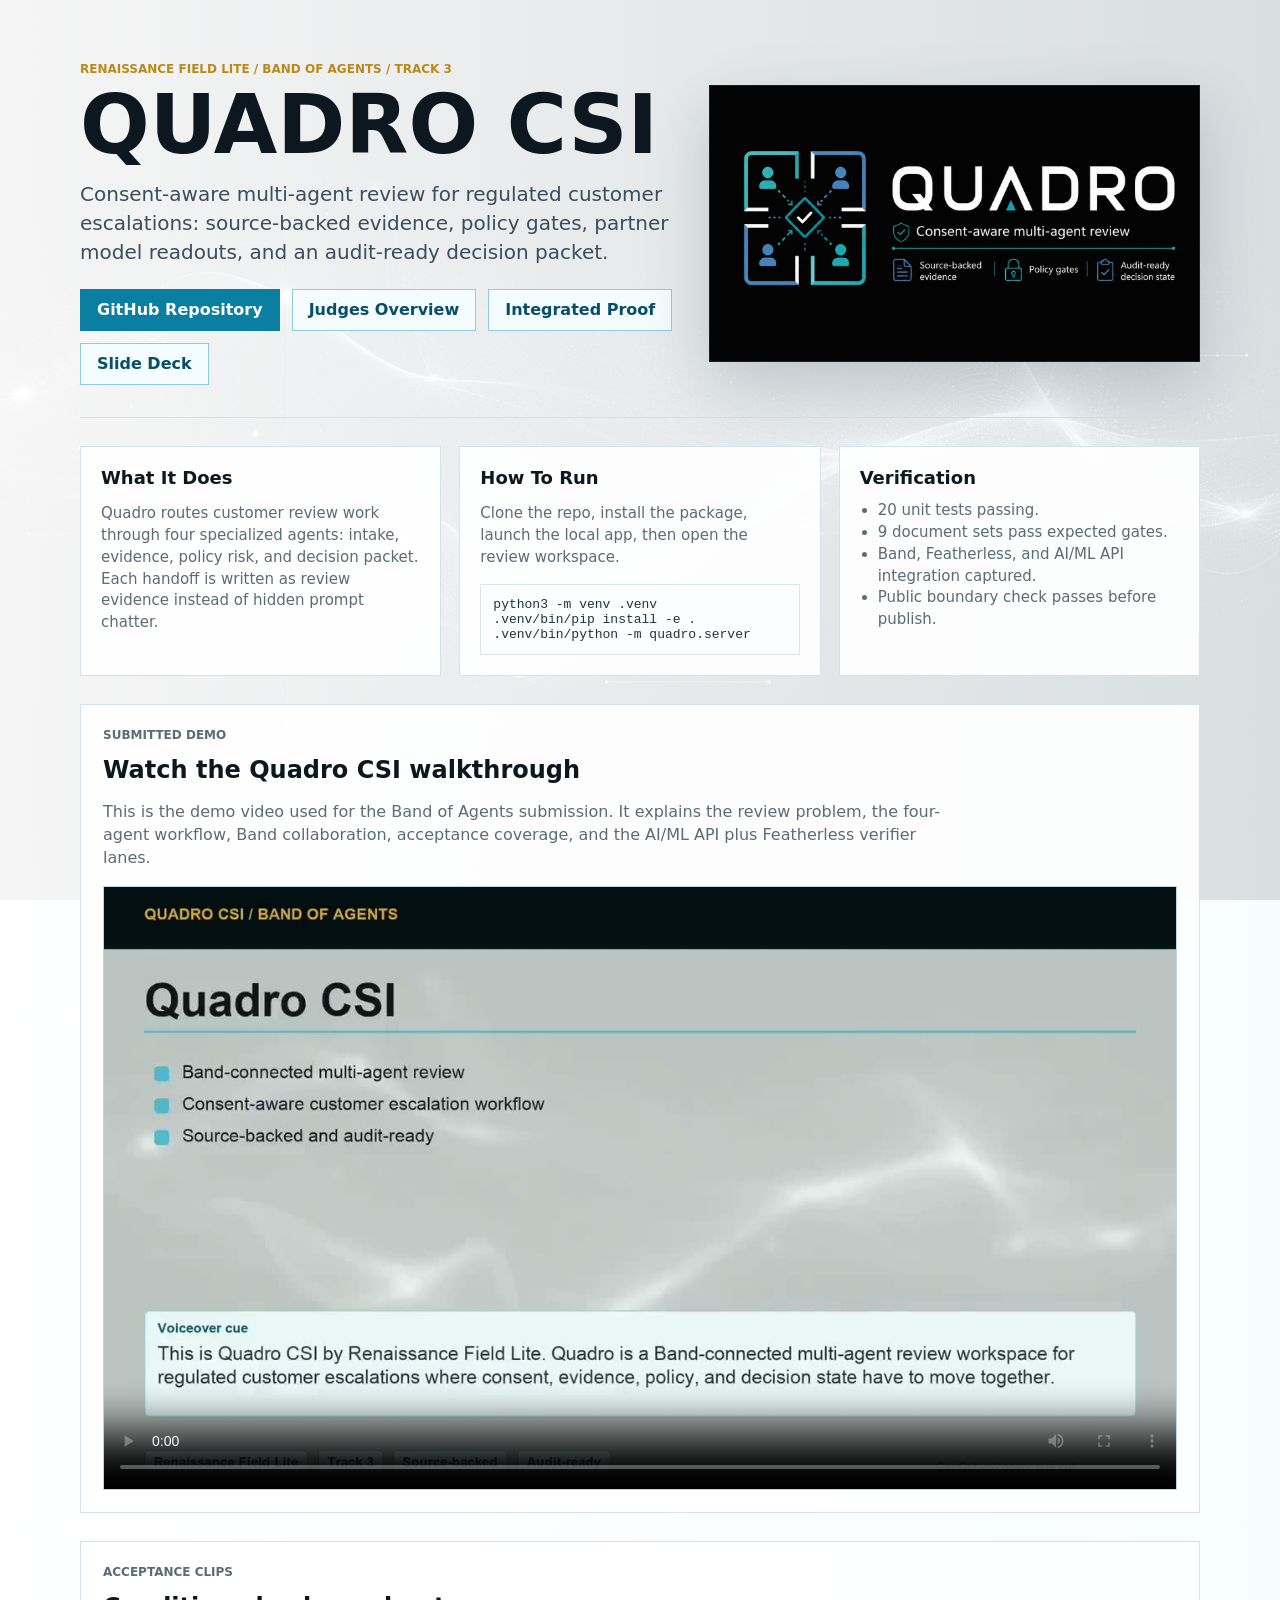
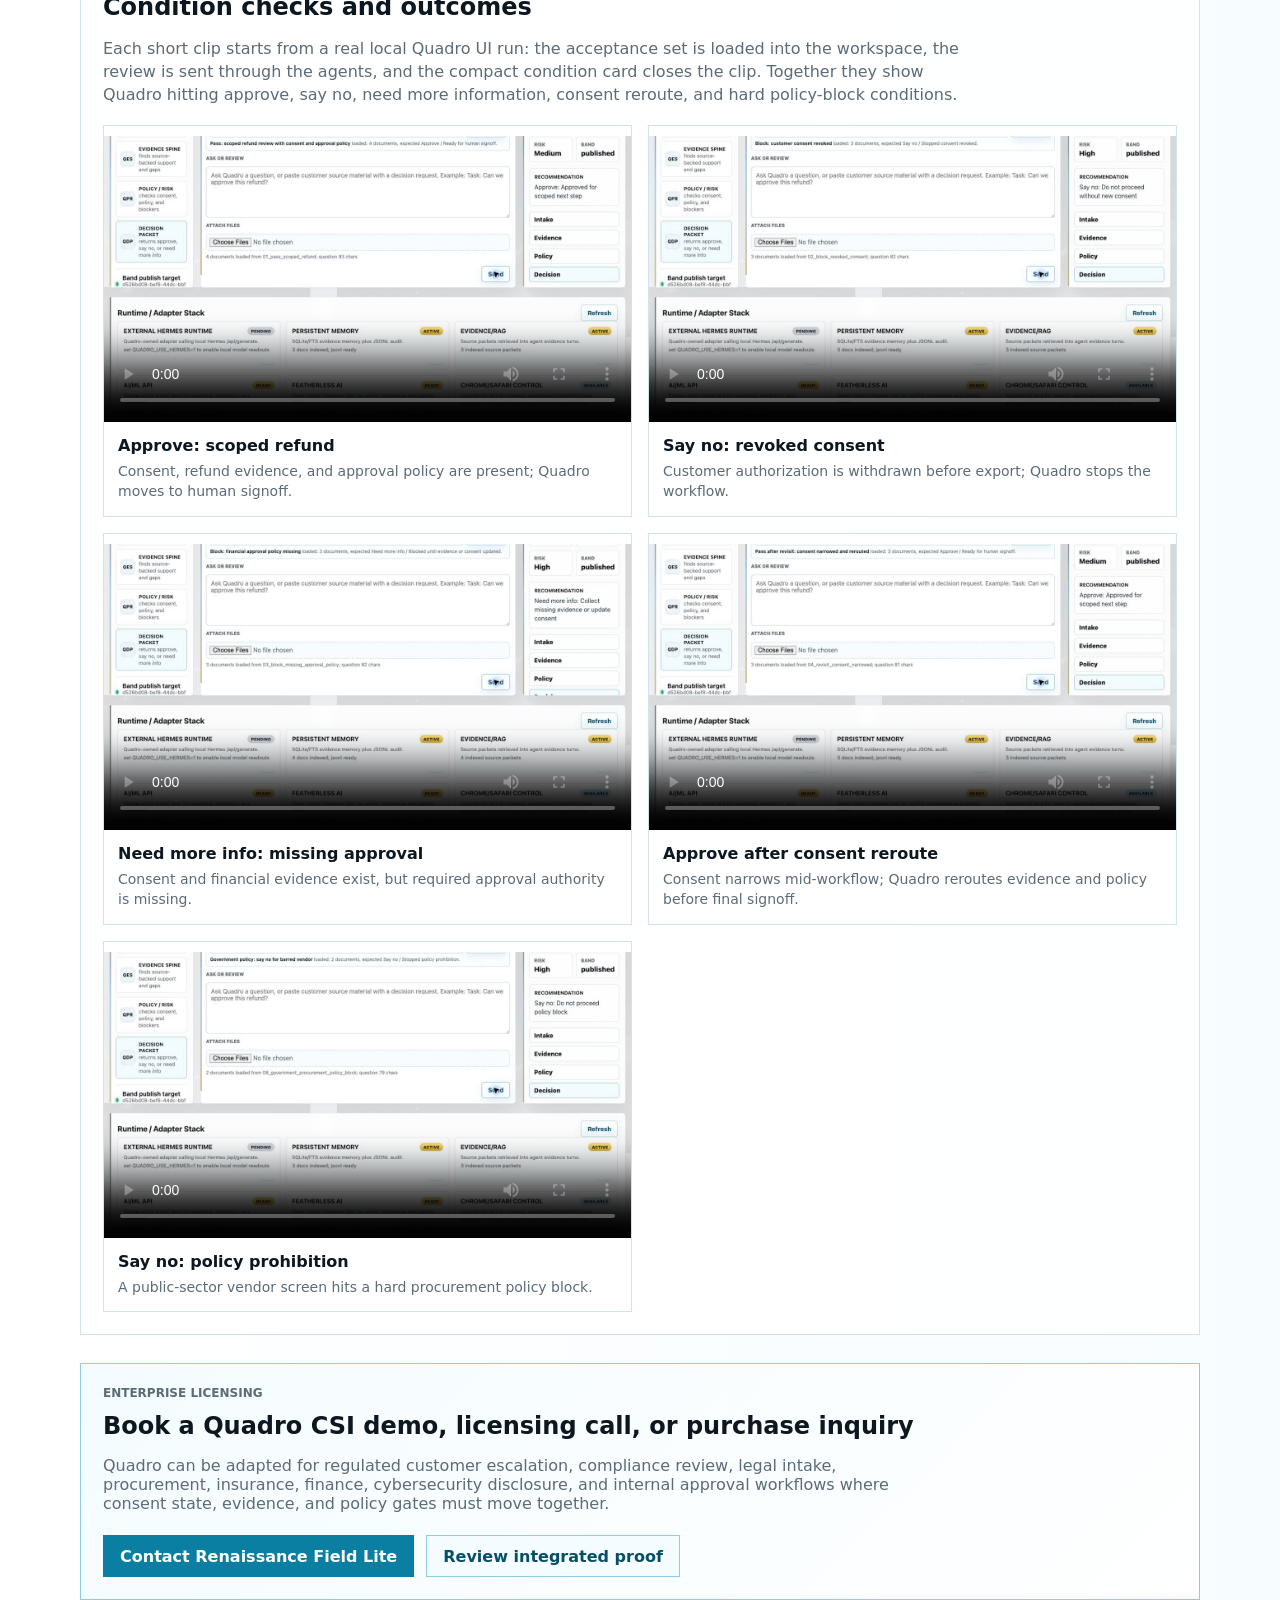
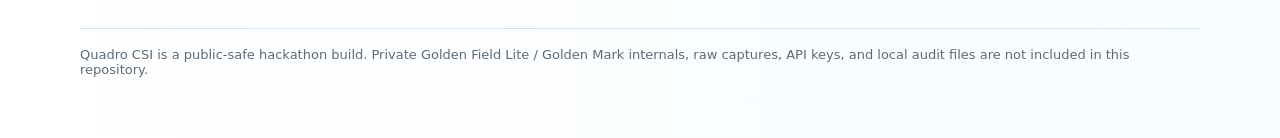
<file: index.html>
<!doctype html>
<html lang="en">
  <head>
    <meta charset="utf-8" />
    <meta name="viewport" content="width=device-width, initial-scale=1" />
    <title>Quadro CSI | Renaissance Field Lite</title>
    <style>
      :root {
        color-scheme: light;
        --ink: #0c1720;
        --muted: #5b6b78;
        --line: #cfe4ef;
        --accent: #0b7fa2;
        --gold: #b98a1b;
        --panel: rgba(255, 255, 255, 0.92);
      }

      * {
        box-sizing: border-box;
      }

      body {
        margin: 0;
        font-family: Inter, ui-sans-serif, system-ui, -apple-system, BlinkMacSystemFont, "Segoe UI", sans-serif;
        color: var(--ink);
        background:
          linear-gradient(90deg, rgba(255, 255, 255, 0.96), rgba(246, 252, 255, 0.88)),
          url("app/static/assets/rfl-harmonic-scanner.png") center / cover fixed;
      }

      main {
        width: min(1120px, calc(100% - 36px));
        margin: 0 auto;
        padding: 36px 0 48px;
      }

      .hero {
        display: grid;
        grid-template-columns: 1.1fr 0.9fr;
        gap: 28px;
        align-items: center;
        padding: 26px 0 32px;
        border-bottom: 1px solid var(--line);
      }

      .eyebrow {
        margin: 0 0 12px;
        color: var(--gold);
        font-size: 12px;
        font-weight: 800;
        letter-spacing: 0;
        text-transform: uppercase;
      }

      h1 {
        margin: 0;
        font-size: clamp(42px, 7vw, 82px);
        line-height: 0.9;
        letter-spacing: 0;
      }

      .lede {
        max-width: 680px;
        margin: 18px 0 0;
        color: #3d4d5b;
        font-size: 20px;
        line-height: 1.45;
      }

      .cover {
        width: 100%;
        aspect-ratio: 16 / 9;
        object-fit: cover;
        border: 1px solid #15202a;
        box-shadow: 0 24px 60px rgba(14, 42, 57, 0.18);
      }

      .actions {
        display: flex;
        flex-wrap: wrap;
        gap: 12px;
        margin-top: 22px;
      }

      a.button {
        display: inline-flex;
        align-items: center;
        min-height: 42px;
        padding: 10px 16px;
        border: 1px solid #8dcce4;
        color: #064f66;
        background: #f4fcff;
        font-weight: 800;
        text-decoration: none;
      }

      a.button.primary {
        color: white;
        background: var(--accent);
        border-color: var(--accent);
      }

      .grid {
        display: grid;
        grid-template-columns: repeat(3, minmax(0, 1fr));
        gap: 18px;
        margin-top: 28px;
      }

      .panel {
        min-height: 190px;
        padding: 20px;
        border: 1px solid var(--line);
        background: var(--panel);
      }

      .panel h2 {
        margin: 0 0 10px;
        font-size: 18px;
        line-height: 1.2;
      }

      .panel p,
      .panel li {
        color: var(--muted);
        font-size: 15px;
        line-height: 1.45;
      }

      .panel ul {
        margin: 12px 0 0;
        padding-left: 18px;
      }

      .video-section {
        margin-top: 28px;
        padding: 22px;
        border: 1px solid var(--line);
        background: var(--panel);
      }

      .video-section h2 {
        margin: 0 0 10px;
        font-size: 24px;
      }

      .video-section p {
        max-width: 860px;
        color: var(--muted);
        line-height: 1.45;
      }

      .video-frame {
        width: 100%;
        margin-top: 16px;
        aspect-ratio: 16 / 9;
        border: 1px solid #b8d6e4;
        background: #071016;
      }

      .video-frame video {
        display: block;
        width: 100%;
        height: 100%;
        object-fit: cover;
      }

      .condition-grid {
        display: grid;
        grid-template-columns: repeat(2, minmax(0, 1fr));
        gap: 16px;
        margin-top: 18px;
      }

      .condition-card {
        border: 1px solid var(--line);
        background: rgba(255, 255, 255, 0.78);
      }

      .condition-card video {
        display: block;
        width: 100%;
        aspect-ratio: 16 / 9;
        background: #071016;
      }

      .condition-copy {
        padding: 14px;
      }

      .condition-copy h3 {
        margin: 0 0 6px;
        font-size: 16px;
      }

      .condition-copy p {
        margin: 0;
        font-size: 14px;
      }

      .enterprise-cta {
        margin-top: 28px;
        padding: 22px;
        border: 1px solid #8dcce4;
        background: linear-gradient(135deg, rgba(244, 252, 255, 0.96), rgba(255, 255, 255, 0.92));
      }

      .enterprise-cta h2 {
        margin: 0 0 10px;
      }

      .enterprise-cta p {
        color: var(--muted);
        max-width: 820px;
      }

      code {
        display: block;
        margin-top: 12px;
        padding: 12px;
        overflow-x: auto;
        border: 1px solid #d8e6ee;
        background: #fbfdff;
        color: #213242;
        font-size: 13px;
        white-space: pre;
      }

      .footer {
        margin-top: 28px;
        padding-top: 18px;
        border-top: 1px solid var(--line);
        color: var(--muted);
        font-size: 13px;
      }

      @media (max-width: 820px) {
        .hero,
        .grid,
        .condition-grid {
          grid-template-columns: 1fr;
        }

        h1 {
          font-size: 48px;
        }
      }
    </style>
  </head>
  <body>
    <main>
      <section class="hero">
        <div>
          <p class="eyebrow">Renaissance Field Lite / Band of Agents / Track 3</p>
          <h1>QUADRO CSI</h1>
          <p class="lede">
            Consent-aware multi-agent review for regulated customer escalations:
            source-backed evidence, policy gates, partner model readouts, and an
            audit-ready decision packet.
          </p>
          <div class="actions">
            <a class="button primary" href="https://github.com/renaissancefieldlite/quadro-csi">GitHub Repository</a>
            <a class="button" href="docs/public/JUDGES_OVERVIEW.html">Judges Overview</a>
            <a class="button" href="docs/public/SUBMISSION_DEMO_PROOF.html">Integrated Proof</a>
            <a class="button" href="docs/public/quadro_csi_submission_deck.pptx">Slide Deck</a>
          </div>
        </div>
        <img class="cover" src="app/static/assets/quadro-cover.png" alt="Quadro CSI cover graphic" />
      </section>

      <section class="grid" aria-label="submission summary">
        <article class="panel">
          <h2>What It Does</h2>
          <p>
            Quadro routes customer review work through four specialized agents:
            intake, evidence, policy risk, and decision packet. Each handoff is
            written as review evidence instead of hidden prompt chatter.
          </p>
        </article>
        <article class="panel">
          <h2>How To Run</h2>
          <p>Clone the repo, install the package, launch the local app, then open the review workspace.</p>
          <code>python3 -m venv .venv
.venv/bin/pip install -e .
.venv/bin/python -m quadro.server</code>
        </article>
        <article class="panel">
          <h2>Verification</h2>
          <ul>
            <li>20 unit tests passing.</li>
            <li>9 document sets pass expected gates.</li>
            <li>Band, Featherless, and AI/ML API integration captured.</li>
            <li>Public boundary check passes before publish.</li>
          </ul>
        </article>
      </section>

      <section class="video-section" aria-label="submitted demo video">
        <p class="eyebrow">Submitted demo</p>
        <h2>Watch the Quadro CSI walkthrough</h2>
        <p>
          This is the demo video used for the Band of Agents submission. It explains the
          review problem, the four-agent workflow, Band collaboration, acceptance coverage,
          and the AI/ML API plus Featherless verifier lanes.
        </p>
        <div class="video-frame">
          <video
            controls
            preload="metadata"
            poster="docs/public/media/quadro_submission_demo_poster.jpg"
            src="docs/public/media/quadro_submission_demo.mp4"
          ></video>
        </div>
      </section>

      <section class="video-section" aria-label="acceptance condition clips">
        <p class="eyebrow">Acceptance clips</p>
        <h2>Condition checks and outcomes</h2>
        <p>
          Each short clip starts from a real local Quadro UI run: the acceptance set is
          loaded into the workspace, the review is sent through the agents, and the
          compact condition card closes the clip. Together they show Quadro hitting
          approve, say no, need more information, consent reroute, and hard
          policy-block conditions.
        </p>
        <div class="condition-grid">
          <article class="condition-card">
            <video controls preload="metadata" poster="docs/public/media/quadro_condition_approve_scoped_refund.jpg" src="docs/public/media/quadro_condition_approve_scoped_refund.mp4"></video>
            <div class="condition-copy">
              <h3>Approve: scoped refund</h3>
              <p>Consent, refund evidence, and approval policy are present; Quadro moves to human signoff.</p>
            </div>
          </article>
          <article class="condition-card">
            <video controls preload="metadata" poster="docs/public/media/quadro_condition_say_no_revoked_consent.jpg" src="docs/public/media/quadro_condition_say_no_revoked_consent.mp4"></video>
            <div class="condition-copy">
              <h3>Say no: revoked consent</h3>
              <p>Customer authorization is withdrawn before export; Quadro stops the workflow.</p>
            </div>
          </article>
          <article class="condition-card">
            <video controls preload="metadata" poster="docs/public/media/quadro_condition_need_more_info_missing_approval.jpg" src="docs/public/media/quadro_condition_need_more_info_missing_approval.mp4"></video>
            <div class="condition-copy">
              <h3>Need more info: missing approval</h3>
              <p>Consent and financial evidence exist, but required approval authority is missing.</p>
            </div>
          </article>
          <article class="condition-card">
            <video controls preload="metadata" poster="docs/public/media/quadro_condition_approve_after_consent_reroute.jpg" src="docs/public/media/quadro_condition_approve_after_consent_reroute.mp4"></video>
            <div class="condition-copy">
              <h3>Approve after consent reroute</h3>
              <p>Consent narrows mid-workflow; Quadro reroutes evidence and policy before final signoff.</p>
            </div>
          </article>
          <article class="condition-card">
            <video controls preload="metadata" poster="docs/public/media/quadro_condition_say_no_policy_prohibition.jpg" src="docs/public/media/quadro_condition_say_no_policy_prohibition.mp4"></video>
            <div class="condition-copy">
              <h3>Say no: policy prohibition</h3>
              <p>A public-sector vendor screen hits a hard procurement policy block.</p>
            </div>
          </article>
        </div>
      </section>

      <section class="enterprise-cta" aria-label="enterprise licensing contact">
        <p class="eyebrow">Enterprise licensing</p>
        <h2>Book a Quadro CSI demo, licensing call, or purchase inquiry</h2>
        <p>
          Quadro can be adapted for regulated customer escalation, compliance review,
          legal intake, procurement, insurance, finance, cybersecurity disclosure, and
          internal approval workflows where consent state, evidence, and policy gates
          must move together.
        </p>
        <div class="actions">
          <a class="button primary" href="mailto:info@renaissancefieldlite.com?subject=Quadro%20CSI%20enterprise%20demo%20or%20licensing%20inquiry">Contact Renaissance Field Lite</a>
          <a class="button" href="docs/public/SUBMISSION_DEMO_PROOF.html">Review integrated proof</a>
        </div>
      </section>

      <p class="footer">
        Quadro CSI is a public-safe hackathon build. Private Golden Field Lite / Golden Mark internals,
        raw captures, API keys, and local audit files are not included in this repository.
      </p>
    </main>
  </body>
</html>
</file>
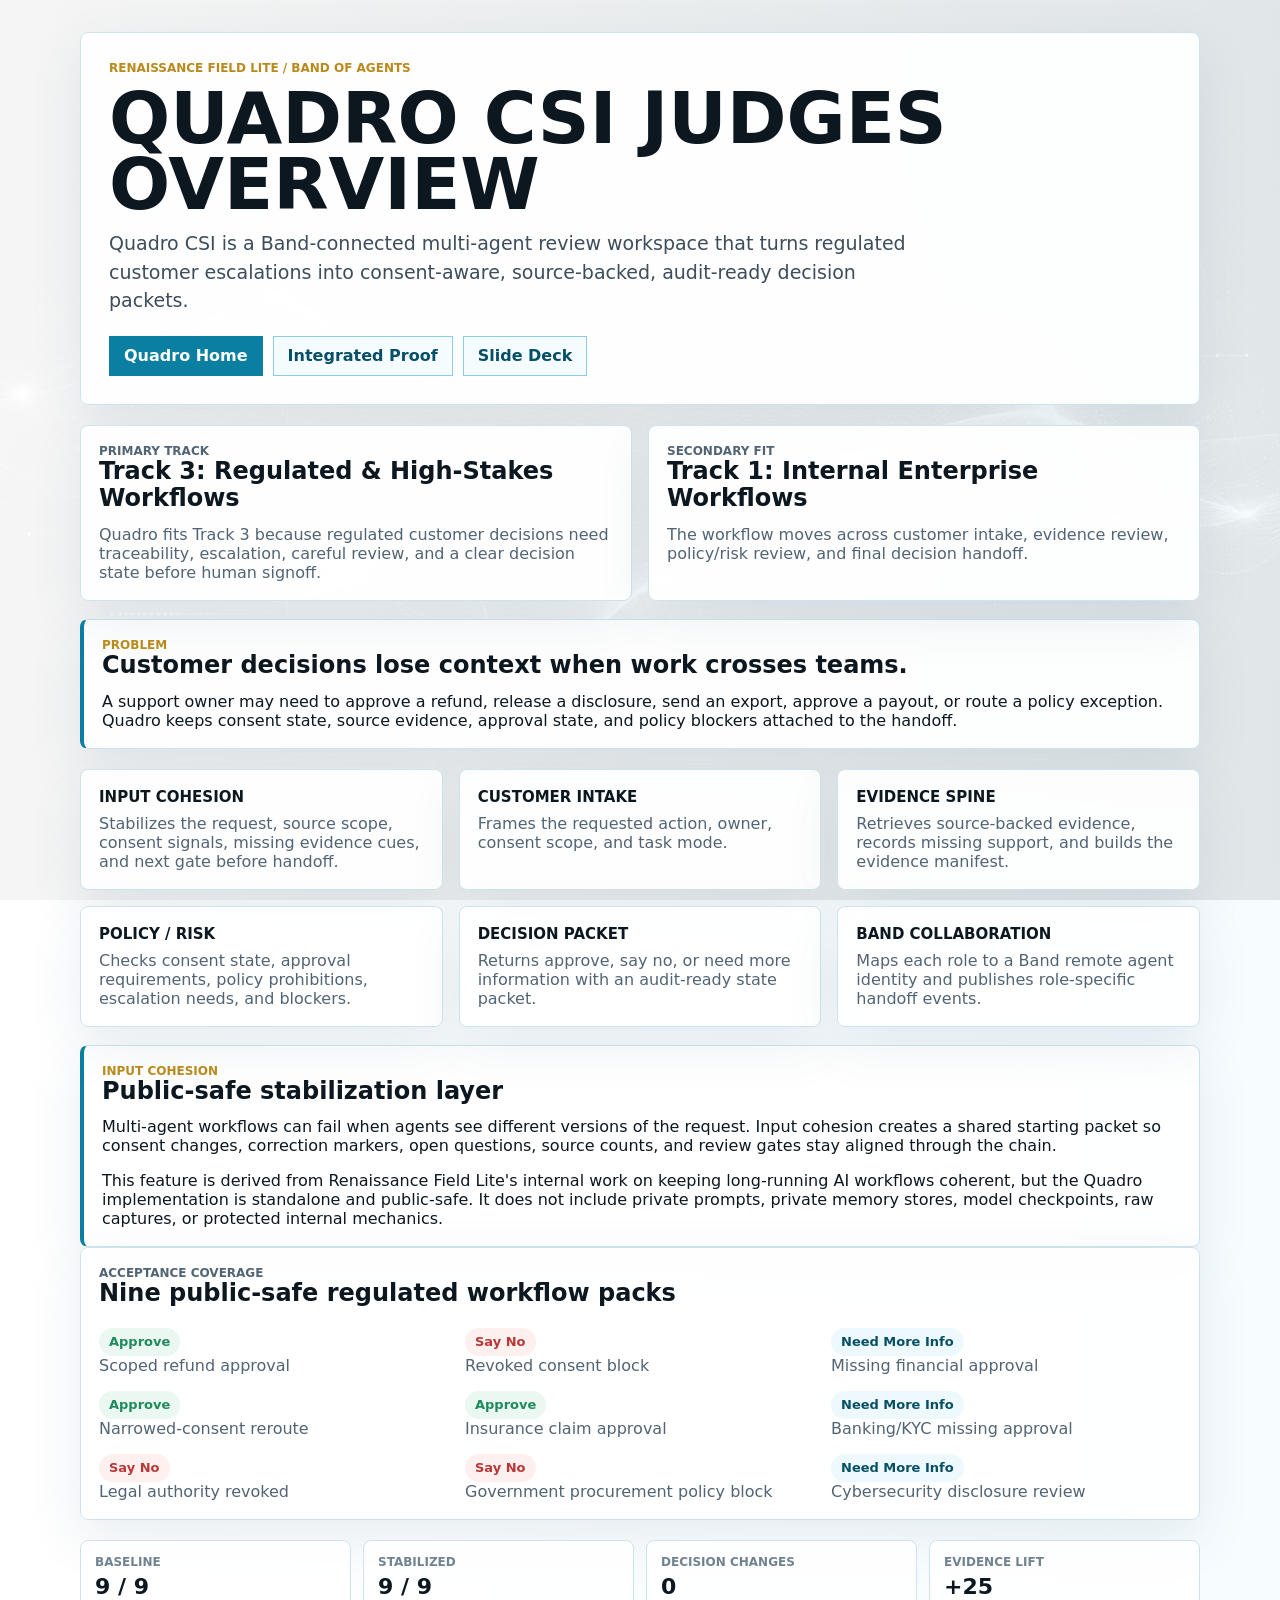
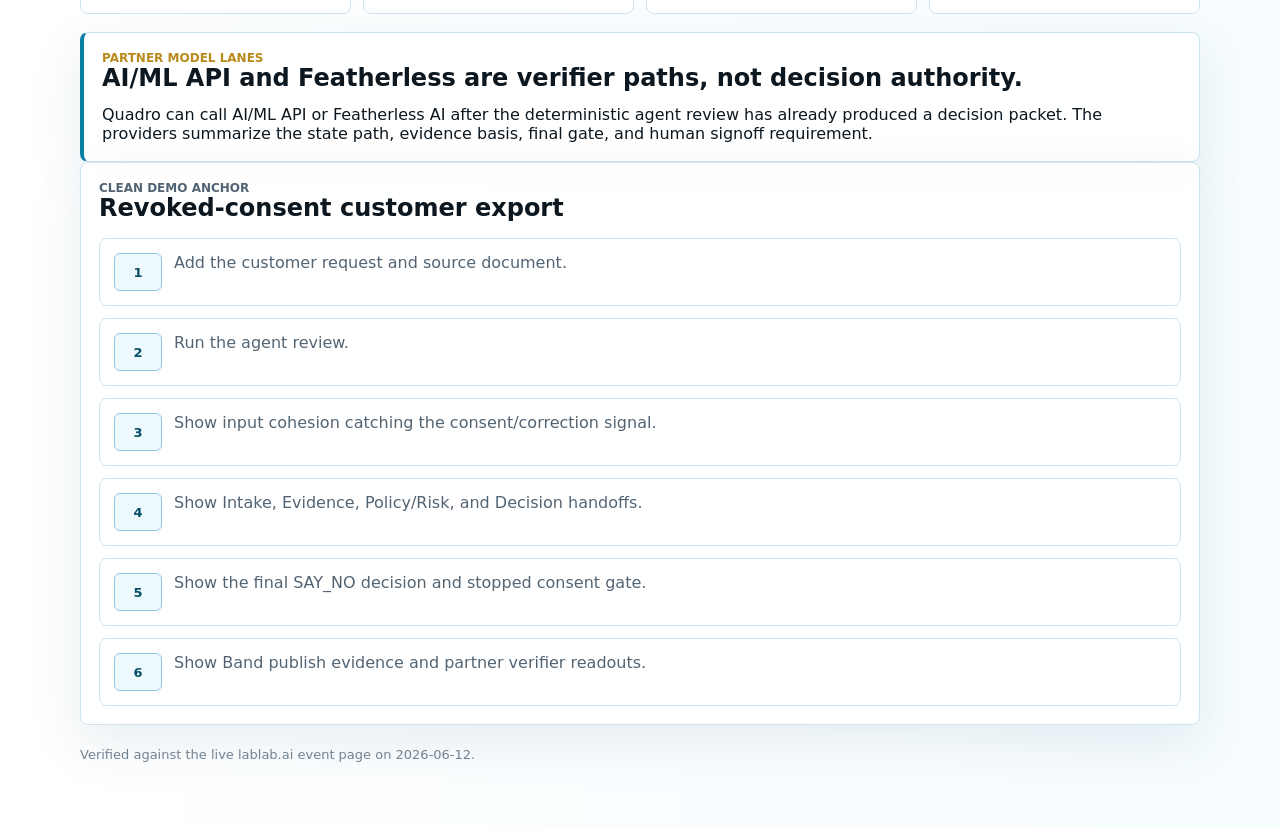
<file: docs/public/JUDGES_OVERVIEW.html>
<!doctype html>
<html lang="en">
  <head>
    <meta charset="utf-8" />
    <meta name="viewport" content="width=device-width, initial-scale=1" />
    <title>Quadro CSI Judges Overview</title>
    <link rel="stylesheet" href="public-doc.css" />
  </head>
  <body>
    <main class="page">
      <section class="hero">
        <p class="topline">Renaissance Field Lite / Band of Agents</p>
        <h1>Quadro CSI Judges Overview</h1>
        <p class="lede">
          Quadro CSI is a Band-connected multi-agent review workspace that turns regulated
          customer escalations into consent-aware, source-backed, audit-ready decision packets.
        </p>
        <nav class="nav" aria-label="public proof links">
          <a class="button primary" href="../../index.html">Quadro Home</a>
          <a class="button" href="SUBMISSION_DEMO_PROOF.html">Integrated Proof</a>
          <a class="button" href="quadro_csi_submission_deck.pptx">Slide Deck</a>
        </nav>
      </section>

      <section class="grid two">
        <article class="panel">
          <p class="section-kicker">Primary Track</p>
          <h2>Track 3: Regulated & High-Stakes Workflows</h2>
          <p>
            Quadro fits Track 3 because regulated customer decisions need traceability,
            escalation, careful review, and a clear decision state before human signoff.
          </p>
        </article>
        <article class="panel">
          <p class="section-kicker">Secondary Fit</p>
          <h2>Track 1: Internal Enterprise Workflows</h2>
          <p>
            The workflow moves across customer intake, evidence review, policy/risk review,
            and final decision handoff.
          </p>
        </article>
      </section>

      <section class="callout">
        <p class="section-kicker">Problem</p>
        <h2>Customer decisions lose context when work crosses teams.</h2>
        <p>
          A support owner may need to approve a refund, release a disclosure, send an export,
          approve a payout, or route a policy exception. Quadro keeps consent state, source
          evidence, approval state, and policy blockers attached to the handoff.
        </p>
      </section>

      <section class="grid">
        <article class="panel">
          <h3>Input Cohesion</h3>
          <p>Stabilizes the request, source scope, consent signals, missing evidence cues, and next gate before handoff.</p>
        </article>
        <article class="panel">
          <h3>Customer Intake</h3>
          <p>Frames the requested action, owner, consent scope, and task mode.</p>
        </article>
        <article class="panel">
          <h3>Evidence Spine</h3>
          <p>Retrieves source-backed evidence, records missing support, and builds the evidence manifest.</p>
        </article>
        <article class="panel">
          <h3>Policy / Risk</h3>
          <p>Checks consent state, approval requirements, policy prohibitions, escalation needs, and blockers.</p>
        </article>
        <article class="panel">
          <h3>Decision Packet</h3>
          <p>Returns approve, say no, or need more information with an audit-ready state packet.</p>
        </article>
        <article class="panel">
          <h3>Band Collaboration</h3>
          <p>Maps each role to a Band remote agent identity and publishes role-specific handoff events.</p>
        </article>
      </section>

      <section class="callout">
        <p class="section-kicker">Input Cohesion</p>
        <h2>Public-safe stabilization layer</h2>
        <p>
          Multi-agent workflows can fail when agents see different versions of the request.
          Input cohesion creates a shared starting packet so consent changes, correction markers,
          open questions, source counts, and review gates stay aligned through the chain.
        </p>
        <p>
          This feature is derived from Renaissance Field Lite's internal work on keeping
          long-running AI workflows coherent, but the Quadro implementation is standalone and
          public-safe. It does not include private prompts, private memory stores, model
          checkpoints, raw captures, or protected internal mechanics.
        </p>
      </section>

      <section class="panel">
        <p class="section-kicker">Acceptance Coverage</p>
        <h2>Nine public-safe regulated workflow packs</h2>
        <div class="grid">
          <div><span class="pill good">Approve</span><p>Scoped refund approval</p></div>
          <div><span class="pill stop">Say No</span><p>Revoked consent block</p></div>
          <div><span class="pill">Need More Info</span><p>Missing financial approval</p></div>
          <div><span class="pill good">Approve</span><p>Narrowed-consent reroute</p></div>
          <div><span class="pill good">Approve</span><p>Insurance claim approval</p></div>
          <div><span class="pill">Need More Info</span><p>Banking/KYC missing approval</p></div>
          <div><span class="pill stop">Say No</span><p>Legal authority revoked</p></div>
          <div><span class="pill stop">Say No</span><p>Government procurement policy block</p></div>
          <div><span class="pill">Need More Info</span><p>Cybersecurity disclosure review</p></div>
        </div>
      </section>

      <section class="stat-grid">
        <div class="stat"><span>Baseline</span><strong>9 / 9</strong></div>
        <div class="stat"><span>Stabilized</span><strong>9 / 9</strong></div>
        <div class="stat"><span>Decision Changes</span><strong>0</strong></div>
        <div class="stat"><span>Evidence Lift</span><strong>+25</strong></div>
      </section>

      <section class="callout">
        <p class="section-kicker">Partner Model Lanes</p>
        <h2>AI/ML API and Featherless are verifier paths, not decision authority.</h2>
        <p>
          Quadro can call AI/ML API or Featherless AI after the deterministic agent review has
          already produced a decision packet. The providers summarize the state path, evidence
          basis, final gate, and human signoff requirement.
        </p>
      </section>

      <section class="panel">
        <p class="section-kicker">Clean Demo Anchor</p>
        <h2>Revoked-consent customer export</h2>
        <div class="timeline">
          <div class="step"><b>1</b><p>Add the customer request and source document.</p></div>
          <div class="step"><b>2</b><p>Run the agent review.</p></div>
          <div class="step"><b>3</b><p>Show input cohesion catching the consent/correction signal.</p></div>
          <div class="step"><b>4</b><p>Show Intake, Evidence, Policy/Risk, and Decision handoffs.</p></div>
          <div class="step"><b>5</b><p>Show the final SAY_NO decision and stopped consent gate.</p></div>
          <div class="step"><b>6</b><p>Show Band publish evidence and partner verifier readouts.</p></div>
        </div>
      </section>

      <p class="footer">Verified against the live lablab.ai event page on 2026-06-12.</p>
    </main>
  </body>
</html>
</file>
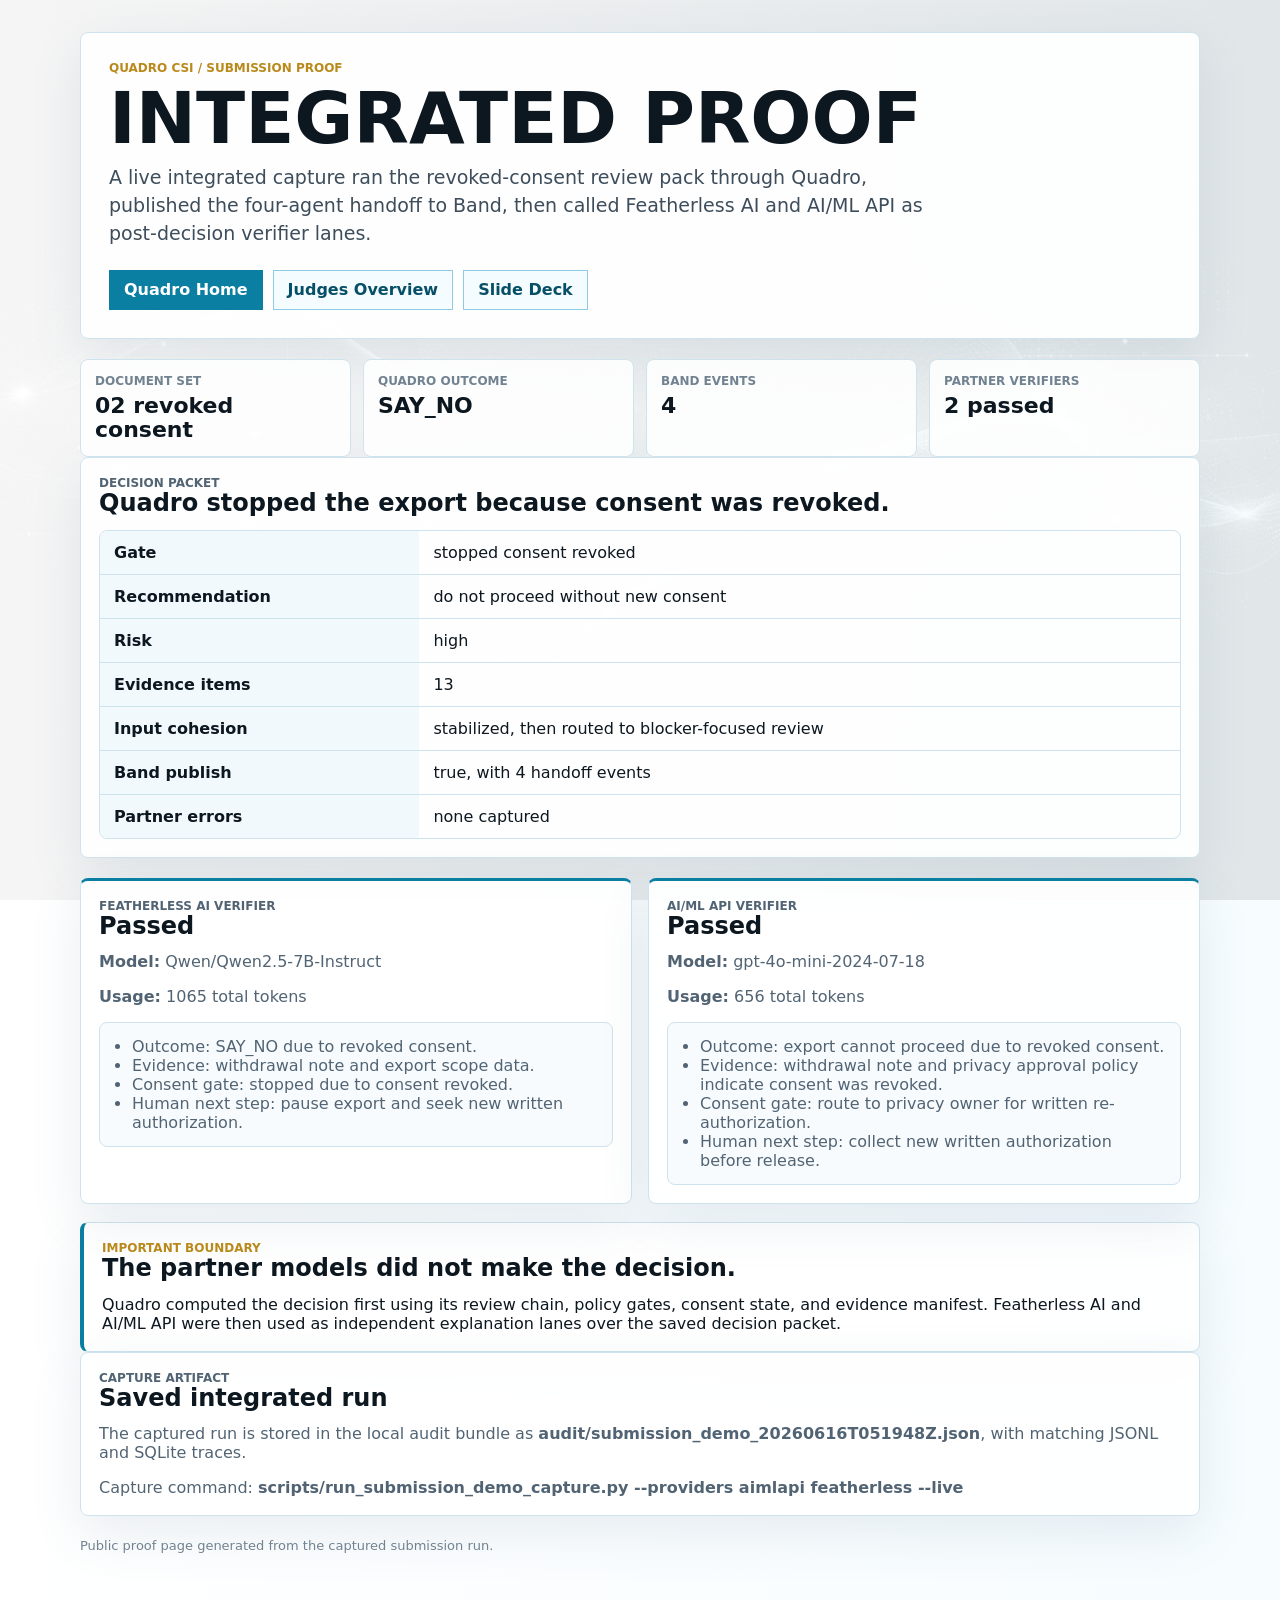
<file: docs/public/SUBMISSION_DEMO_PROOF.html>
<!doctype html>
<html lang="en">
  <head>
    <meta charset="utf-8" />
    <meta name="viewport" content="width=device-width, initial-scale=1" />
    <title>Quadro CSI Integrated Proof</title>
    <link rel="stylesheet" href="public-doc.css" />
  </head>
  <body>
    <main class="page">
      <section class="hero">
        <p class="topline">Quadro CSI / Submission Proof</p>
        <h1>Integrated Proof</h1>
        <p class="lede">
          A live integrated capture ran the revoked-consent review pack through Quadro,
          published the four-agent handoff to Band, then called Featherless AI and AI/ML API
          as post-decision verifier lanes.
        </p>
        <nav class="nav" aria-label="public proof links">
          <a class="button primary" href="../../index.html">Quadro Home</a>
          <a class="button" href="JUDGES_OVERVIEW.html">Judges Overview</a>
          <a class="button" href="quadro_csi_submission_deck.pptx">Slide Deck</a>
        </nav>
      </section>

      <section class="stat-grid">
        <div class="stat"><span>Document Set</span><strong>02 revoked consent</strong></div>
        <div class="stat"><span>Quadro Outcome</span><strong>SAY_NO</strong></div>
        <div class="stat"><span>Band Events</span><strong>4</strong></div>
        <div class="stat"><span>Partner Verifiers</span><strong>2 passed</strong></div>
      </section>

      <section class="panel">
        <p class="section-kicker">Decision Packet</p>
        <h2>Quadro stopped the export because consent was revoked.</h2>
        <div class="table">
          <div class="row"><strong>Gate</strong><span>stopped consent revoked</span></div>
          <div class="row"><strong>Recommendation</strong><span>do not proceed without new consent</span></div>
          <div class="row"><strong>Risk</strong><span>high</span></div>
          <div class="row"><strong>Evidence items</strong><span>13</span></div>
          <div class="row"><strong>Input cohesion</strong><span>stabilized, then routed to blocker-focused review</span></div>
          <div class="row"><strong>Band publish</strong><span>true, with 4 handoff events</span></div>
          <div class="row"><strong>Partner errors</strong><span>none captured</span></div>
        </div>
      </section>

      <section class="grid two">
        <article class="panel provider">
          <p class="section-kicker">Featherless AI Verifier</p>
          <h2>Passed</h2>
          <p><strong>Model:</strong> Qwen/Qwen2.5-7B-Instruct</p>
          <p><strong>Usage:</strong> 1065 total tokens</p>
          <div class="quote">
            <ul>
              <li>Outcome: SAY_NO due to revoked consent.</li>
              <li>Evidence: withdrawal note and export scope data.</li>
              <li>Consent gate: stopped due to consent revoked.</li>
              <li>Human next step: pause export and seek new written authorization.</li>
            </ul>
          </div>
        </article>

        <article class="panel provider">
          <p class="section-kicker">AI/ML API Verifier</p>
          <h2>Passed</h2>
          <p><strong>Model:</strong> gpt-4o-mini-2024-07-18</p>
          <p><strong>Usage:</strong> 656 total tokens</p>
          <div class="quote">
            <ul>
              <li>Outcome: export cannot proceed due to revoked consent.</li>
              <li>Evidence: withdrawal note and privacy approval policy indicate consent was revoked.</li>
              <li>Consent gate: route to privacy owner for written re-authorization.</li>
              <li>Human next step: collect new written authorization before release.</li>
            </ul>
          </div>
        </article>
      </section>

      <section class="callout">
        <p class="section-kicker">Important Boundary</p>
        <h2>The partner models did not make the decision.</h2>
        <p>
          Quadro computed the decision first using its review chain, policy gates, consent state,
          and evidence manifest. Featherless AI and AI/ML API were then used as independent
          explanation lanes over the saved decision packet.
        </p>
      </section>

      <section class="panel">
        <p class="section-kicker">Capture Artifact</p>
        <h2>Saved integrated run</h2>
        <p>
          The captured run is stored in the local audit bundle as
          <strong>audit/submission_demo_20260616T051948Z.json</strong>, with matching JSONL and SQLite traces.
        </p>
        <p>
          Capture command: <strong>scripts/run_submission_demo_capture.py --providers aimlapi featherless --live</strong>
        </p>
      </section>

      <p class="footer">Public proof page generated from the captured submission run.</p>
    </main>
  </body>
</html>
</file>
<file: docs/public/public-doc.css>
:root {
  color-scheme: light;
  --ink: #0c1720;
  --muted: #526474;
  --soft: #718291;
  --line: #cfe3ee;
  --line-strong: #8dcce4;
  --paper: rgba(255, 255, 255, 0.94);
  --panel: rgba(255, 255, 255, 0.88);
  --accent: #0b7fa2;
  --gold: #b98a1b;
  --green: #1f8a5b;
  --red: #b93737;
}

* {
  box-sizing: border-box;
}

body {
  margin: 0;
  min-height: 100vh;
  font-family: Inter, ui-sans-serif, system-ui, -apple-system, BlinkMacSystemFont, "Segoe UI", sans-serif;
  color: var(--ink);
  background:
    linear-gradient(90deg, rgba(255, 255, 255, 0.96), rgba(246, 252, 255, 0.91)),
    url("../../app/static/assets/rfl-harmonic-scanner.png") center / cover fixed,
    #f7fbfd;
}

a {
  color: #075f78;
  font-weight: 800;
}

.page {
  width: min(1120px, calc(100% - 36px));
  margin: 0 auto;
  padding: 32px 0 52px;
}

.topline,
.section-kicker,
.label {
  margin: 0;
  color: var(--gold);
  font-size: 12px;
  font-weight: 900;
  letter-spacing: 0;
  text-transform: uppercase;
}

.hero,
.panel,
.callout {
  border: 1px solid var(--line);
  background: var(--paper);
  box-shadow: 0 18px 52px rgba(49, 91, 117, 0.1);
}

.hero {
  padding: 28px;
  border-radius: 8px;
}

.nav {
  display: flex;
  flex-wrap: wrap;
  gap: 10px;
  margin-top: 22px;
}

.button {
  display: inline-flex;
  align-items: center;
  min-height: 40px;
  padding: 9px 14px;
  border: 1px solid var(--line-strong);
  background: #f5fcff;
  color: #064f66;
  text-decoration: none;
  font-weight: 900;
}

.button.primary {
  background: var(--accent);
  border-color: var(--accent);
  color: white;
}

h1,
h2,
h3,
p {
  margin-top: 0;
}

h1 {
  margin: 10px 0 12px;
  font-size: clamp(40px, 6vw, 72px);
  line-height: 0.92;
  letter-spacing: 0;
  text-transform: uppercase;
}

h2 {
  margin-bottom: 12px;
  font-size: 24px;
  line-height: 1.15;
}

h3 {
  margin-bottom: 8px;
  font-size: 15px;
  text-transform: uppercase;
}

.lede {
  max-width: 820px;
  margin-bottom: 0;
  color: #3d4d5b;
  font-size: 19px;
  line-height: 1.48;
}

.grid {
  display: grid;
  grid-template-columns: repeat(3, minmax(0, 1fr));
  gap: 16px;
  margin-top: 20px;
}

.grid.two {
  grid-template-columns: repeat(2, minmax(0, 1fr));
}

.panel {
  padding: 18px;
  border-radius: 8px;
}

.panel p,
.panel li {
  color: var(--muted);
}

.panel p:last-child,
.callout p:last-child {
  margin-bottom: 0;
}

.callout {
  margin-top: 18px;
  padding: 18px;
  border-left: 4px solid var(--accent);
  border-radius: 8px;
}

.stat-grid {
  display: grid;
  grid-template-columns: repeat(4, minmax(0, 1fr));
  gap: 12px;
  margin-top: 20px;
}

.stat {
  padding: 14px;
  border: 1px solid var(--line);
  background: var(--panel);
  border-radius: 8px;
}

.stat span {
  display: block;
  color: var(--soft);
  font-size: 12px;
  font-weight: 900;
  text-transform: uppercase;
}

.stat strong {
  display: block;
  margin-top: 6px;
  font-size: 22px;
  line-height: 1.1;
}

.timeline {
  display: grid;
  gap: 12px;
  margin-top: 16px;
}

.step {
  display: grid;
  grid-template-columns: 48px minmax(0, 1fr);
  gap: 12px;
  align-items: start;
  padding: 14px;
  border: 1px solid var(--line);
  background: var(--panel);
  border-radius: 8px;
}

.step b {
  display: grid;
  place-items: center;
  min-height: 38px;
  border: 1px solid var(--line-strong);
  background: #eef9fd;
  color: #064f66;
  border-radius: 6px;
  font-size: 13px;
}

.table {
  display: grid;
  overflow: hidden;
  border: 1px solid var(--line);
  border-radius: 8px;
}

.row {
  display: grid;
  grid-template-columns: minmax(150px, 0.42fr) minmax(0, 1fr);
}

.row > * {
  padding: 12px 14px;
  border-bottom: 1px solid var(--line);
}

.row:last-child > * {
  border-bottom: 0;
}

.row strong {
  background: #f1f9fc;
}

.pill {
  display: inline-flex;
  align-items: center;
  min-height: 28px;
  padding: 4px 10px;
  border-radius: 999px;
  background: #eef9fd;
  color: #064f66;
  font-size: 13px;
  font-weight: 900;
}

.pill.good {
  background: #eaf8f1;
  color: var(--green);
}

.pill.stop {
  background: #fff0f0;
  color: var(--red);
}

.provider {
  border-top: 3px solid var(--accent);
}

.quote {
  margin-top: 12px;
  padding: 14px;
  border: 1px solid var(--line);
  background: #f7fbfd;
  border-radius: 8px;
}

.quote ul {
  margin: 0;
  padding-left: 18px;
}

.footer {
  margin-top: 22px;
  color: var(--soft);
  font-size: 13px;
}

@media (max-width: 820px) {
  .grid,
  .grid.two,
  .stat-grid {
    grid-template-columns: 1fr;
  }

  .row,
  .step {
    grid-template-columns: 1fr;
  }
}
</file>
